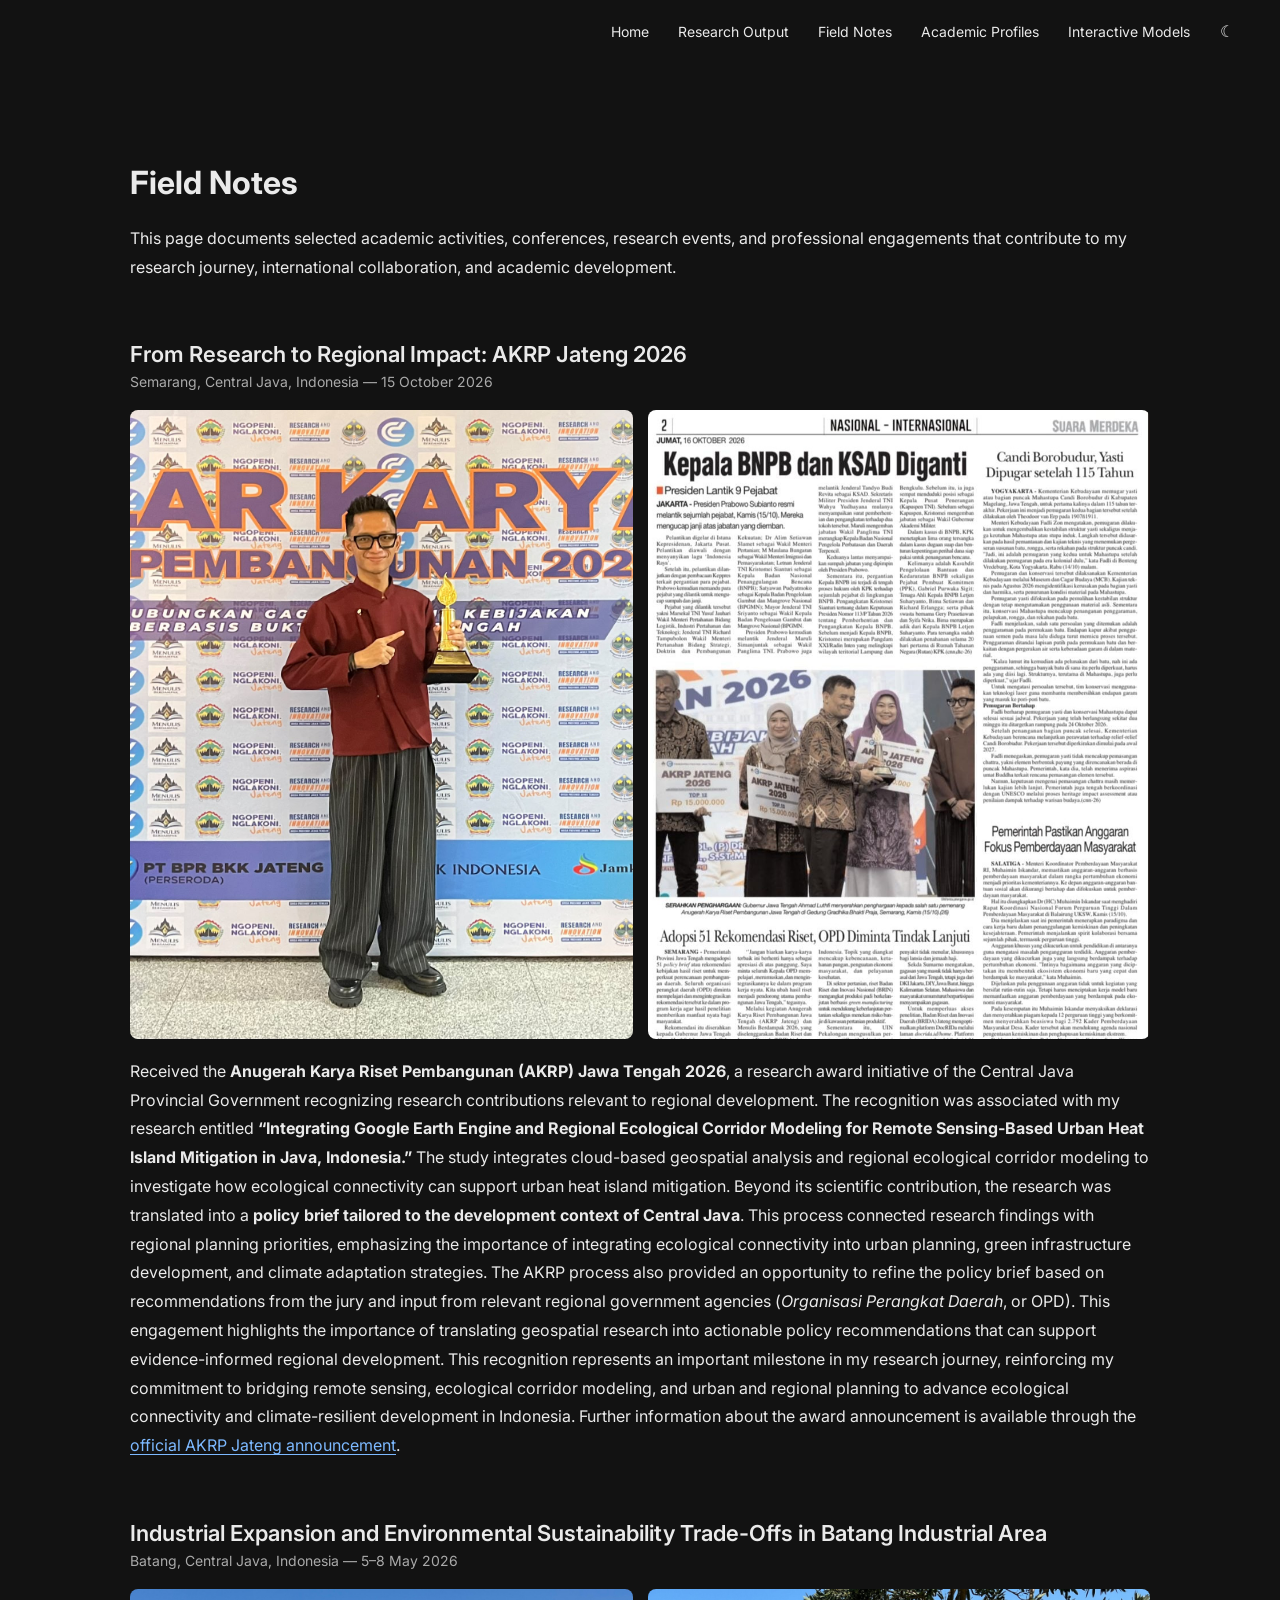
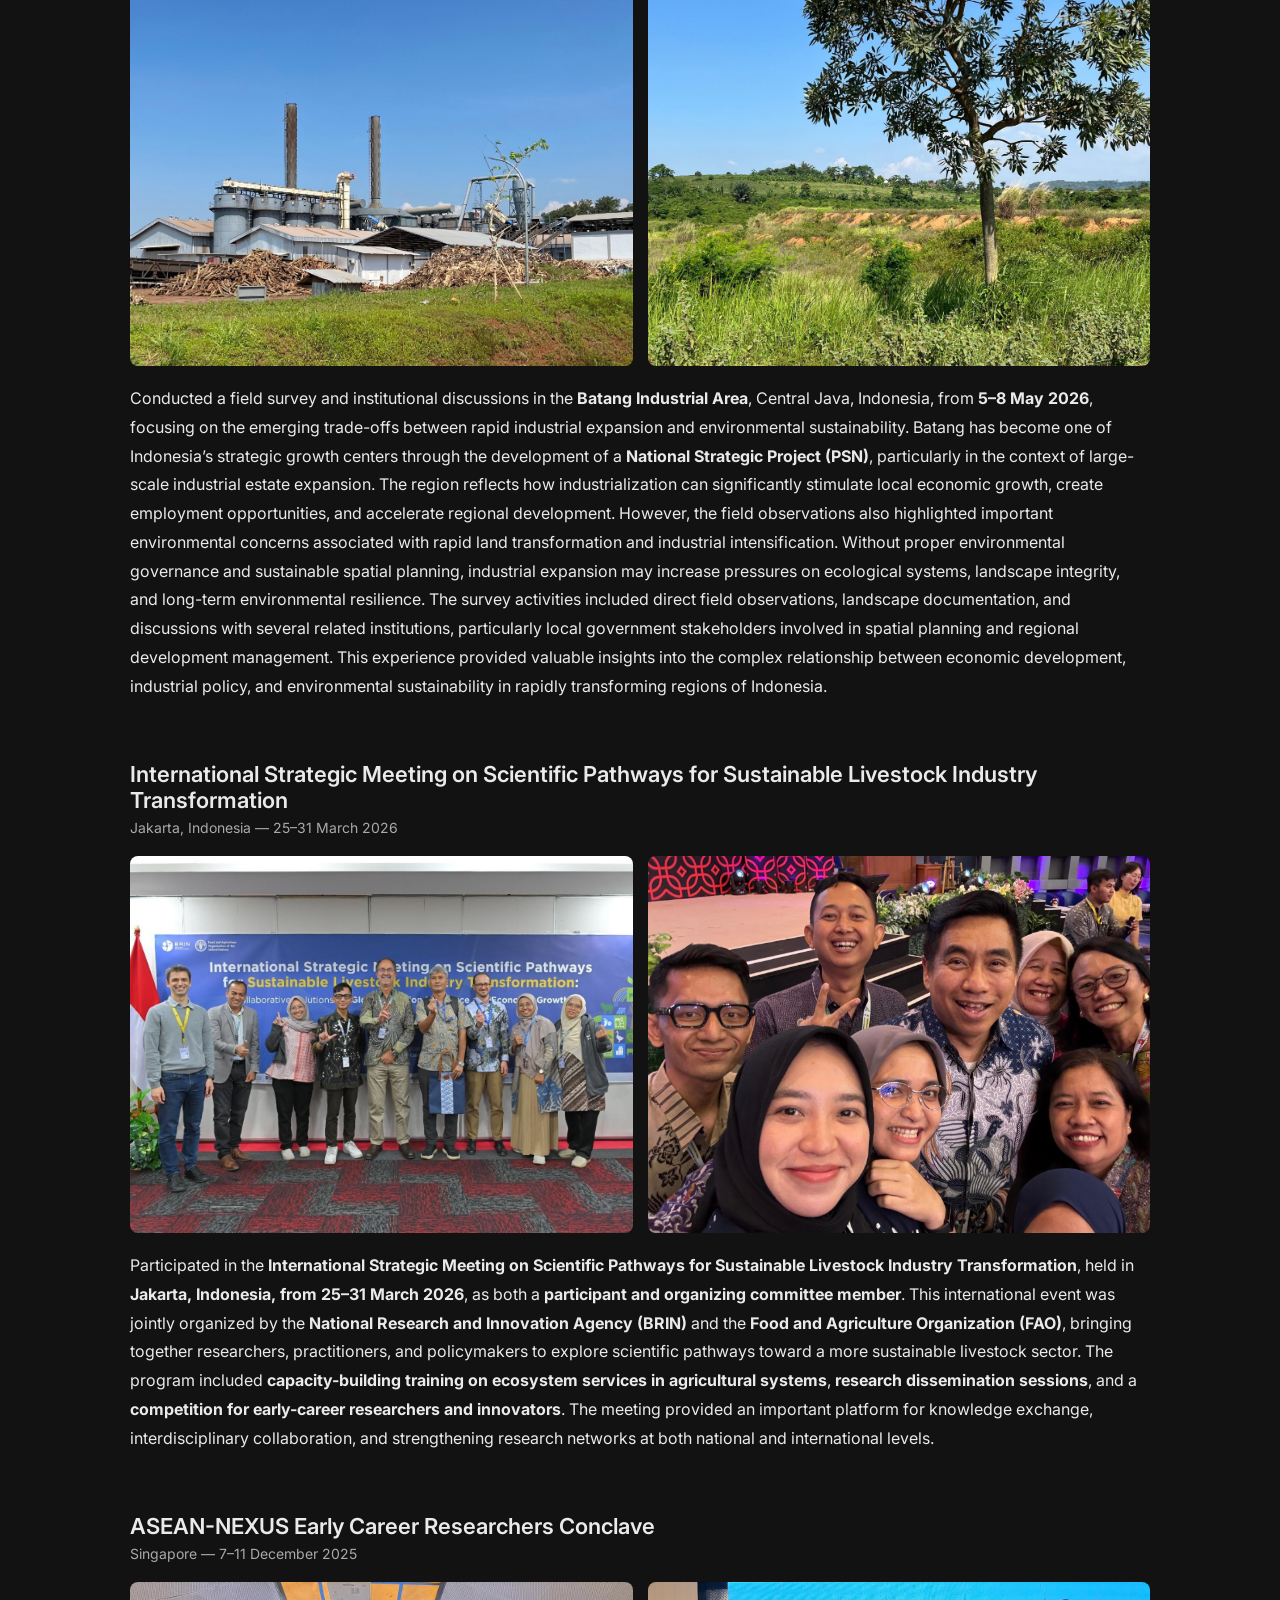
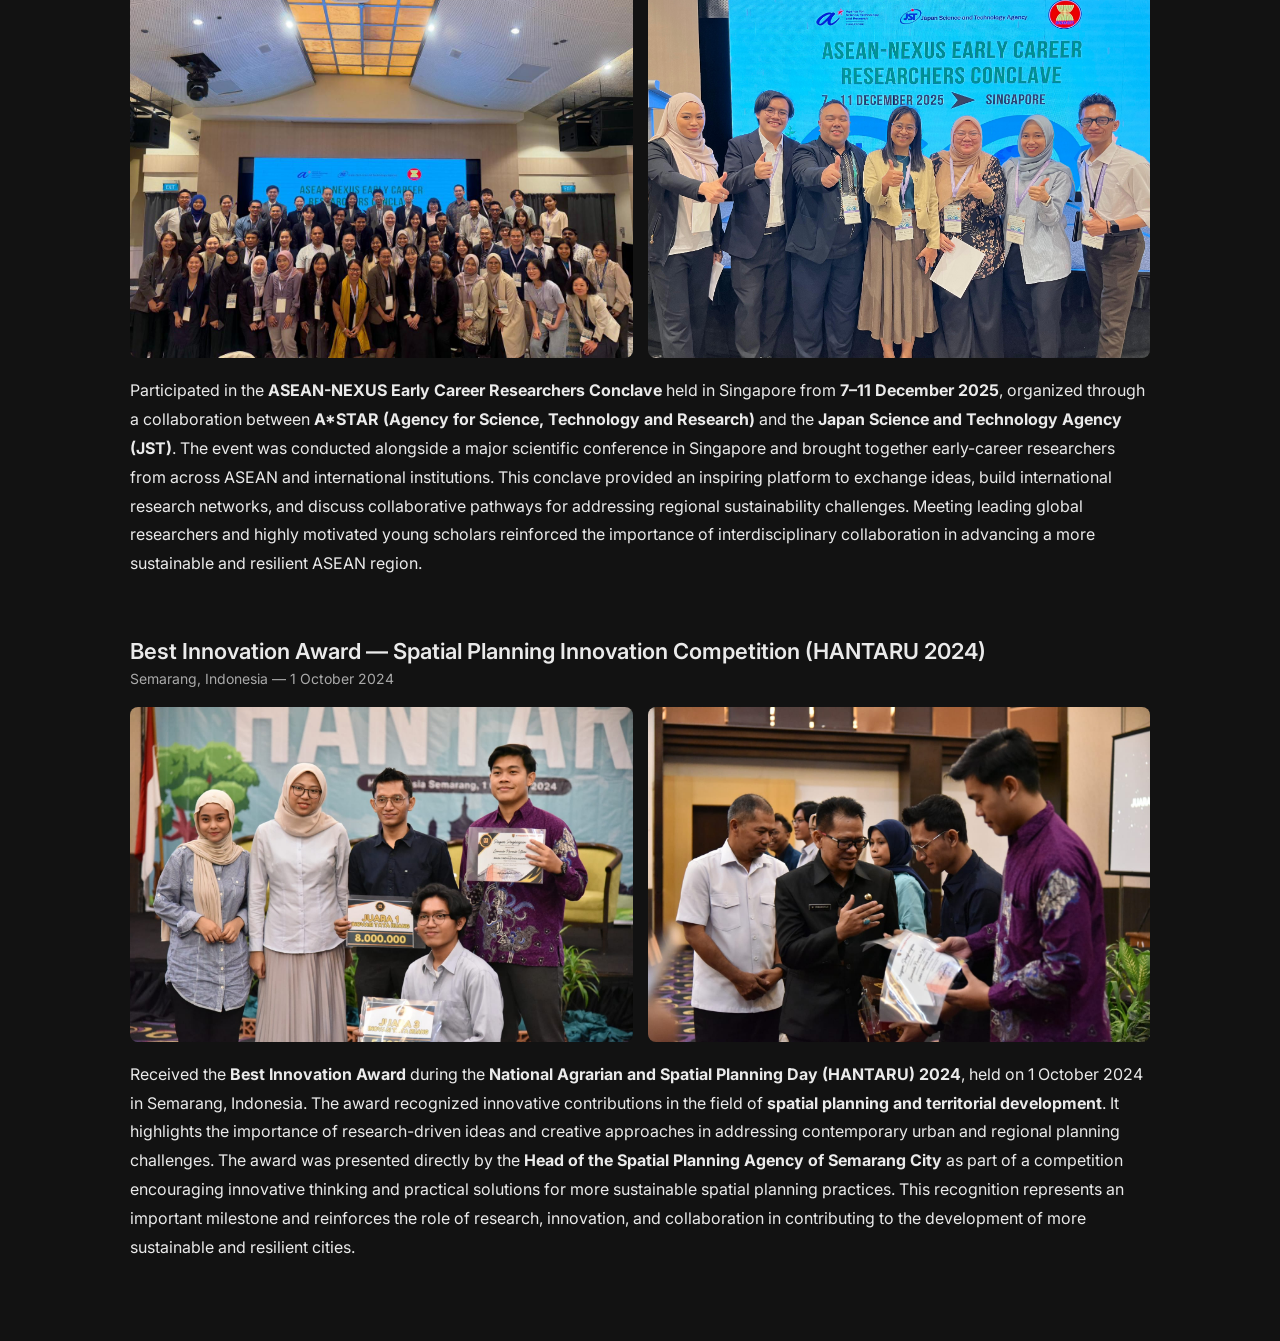
<file: field-notes.html>
<!DOCTYPE html>
<html>

<head>

<title>Field Notes — Dr. Dimas Danar Dewa</title>
<meta charset="UTF-8">
<link rel="stylesheet" href="style.css">

<style>

/* ENTRY */

.note-entry{
margin-top:60px;
}

.note-title{
font-size:22px;
font-weight:600;
}

.note-meta{
font-size:14px;
opacity:0.7;
margin-top:6px;
}

/* IMAGE GRID */

.photo-grid{
display:grid;
grid-template-columns:repeat(auto-fit,minmax(260px,1fr));
gap:15px;
margin-top:20px;
}

.photo-grid img{
width:100%;
border-radius:8px;
cursor:pointer;
transition:0.3s;
}

.photo-grid img:hover{
transform:scale(1.02);
}

/* CAPTION */

.note-caption{
margin-top:18px;
line-height:1.8;
}

/* LIGHTBOX */

.lightbox{
position:fixed;
top:0;
left:0;
width:100%;
height:100%;
background:rgba(0,0,0,0.85);
display:none;
justify-content:center;
align-items:center;
z-index:1000;
}

.lightbox img{
max-width:90%;
max-height:85%;
border-radius:6px;
}

</style>

</head>



<body class="dark-mode">

<header>
<nav>

<a href="index.html">Home</a>
<a href="research.html">Research Output</a>
<a href="field-notes.html">Field Notes</a>
<a href="profiles.html">Academic Profiles</a>
<a href="models.html">Interactive Models</a>

<button onclick="toggleMode()">☾</button>

</nav>
</header>



<div class="container">

<h1>Field Notes</h1>

<p>

This page documents selected academic activities, conferences, research events, and professional engagements that contribute to my research journey, international collaboration, and academic development.

</p>

<!-- AKRP JATENG 2026 -->

<div class="note-entry" id="akrp-jateng-2026">

  <div class="note-title">
    From Research to Regional Impact: AKRP Jateng 2026
  </div>

  <div class="note-meta">
    Semarang, Central Java, Indonesia — 15 October 2026
  </div>

  <div class="photo-grid">

    <img
      src="images/akrp1.jpg"
      alt="AKRP Jawa Tengah 2026 award documentation"
      onclick="openLightbox(this)"
      loading="lazy"
    >

    <img
      src="images/akrp2.jpg"
      alt="Research recognition and policy engagement at AKRP Jawa Tengah 2026"
      onclick="openLightbox(this)"
      loading="lazy"
    >

  </div>

  <div class="note-caption">

    Received the <strong>Anugerah Karya Riset Pembangunan (AKRP) Jawa Tengah 2026</strong>, a research award initiative of the Central Java Provincial Government recognizing research contributions relevant to regional development.

    The recognition was associated with my research entitled <strong>“Integrating Google Earth Engine and Regional Ecological Corridor Modeling for Remote Sensing-Based Urban Heat Island Mitigation in Java, Indonesia.”</strong> The study integrates cloud-based geospatial analysis and regional ecological corridor modeling to investigate how ecological connectivity can support urban heat island mitigation.

    Beyond its scientific contribution, the research was translated into a <strong>policy brief tailored to the development context of Central Java</strong>. This process connected research findings with regional planning priorities, emphasizing the importance of integrating ecological connectivity into urban planning, green infrastructure development, and climate adaptation strategies.

    The AKRP process also provided an opportunity to refine the policy brief based on recommendations from the jury and input from relevant regional government agencies (<em>Organisasi Perangkat Daerah</em>, or OPD). This engagement highlights the importance of translating geospatial research into actionable policy recommendations that can support evidence-informed regional development.

    This recognition represents an important milestone in my research journey, reinforcing my commitment to bridging remote sensing, ecological corridor modeling, and urban and regional planning to advance ecological connectivity and climate-resilient development in Indonesia.

    Further information about the award announcement is available through the
    <a
      href="https://docrida.id/anugrah/pengumumanakrp"
      target="_blank"
      rel="noopener noreferrer"
    >official AKRP Jateng announcement</a>.

  </div>

</div>
  
<!-- BATANG INDUSTRIAL FIELD SURVEY -->

<div class="note-entry">

<div class="note-title">
Industrial Expansion and Environmental Sustainability Trade-Offs in Batang Industrial Area
</div>

<div class="note-meta">
Batang, Central Java, Indonesia — 5–8 May 2026
</div>


<div class="photo-grid">

<img src="images/Industry1.jpg" onclick="openLightbox(this)">
<img src="images/Industry2.jpg" onclick="openLightbox(this)">

</div>


<div class="note-caption">

Conducted a field survey and institutional discussions in the <strong>Batang Industrial Area</strong>, Central Java, Indonesia, from <strong>5–8 May 2026</strong>, focusing on the emerging trade-offs between rapid industrial expansion and environmental sustainability.

Batang has become one of Indonesia’s strategic growth centers through the development of a <strong>National Strategic Project (PSN)</strong>, particularly in the context of large-scale industrial estate expansion. The region reflects how industrialization can significantly stimulate local economic growth, create employment opportunities, and accelerate regional development.

However, the field observations also highlighted important environmental concerns associated with rapid land transformation and industrial intensification. Without proper environmental governance and sustainable spatial planning, industrial expansion may increase pressures on ecological systems, landscape integrity, and long-term environmental resilience.

The survey activities included direct field observations, landscape documentation, and discussions with several related institutions, particularly local government stakeholders involved in spatial planning and regional development management.

This experience provided valuable insights into the complex relationship between economic development, industrial policy, and environmental sustainability in rapidly transforming regions of Indonesia.

</div>

</div>
  
<!-- BRIN-FAO EVENT -->

<div class="note-entry">

<div class="note-title">
International Strategic Meeting on Scientific Pathways for Sustainable Livestock Industry Transformation
</div>

<div class="note-meta">
Jakarta, Indonesia — 25–31 March 2026
</div>

<div class="photo-grid">

<img src="images/livestock1.jpg" onclick="openLightbox(this)">
<img src="images/livestock2.jpg" onclick="openLightbox(this)">

</div>

<div class="note-caption">

Participated in the <strong>International Strategic Meeting on Scientific Pathways for Sustainable Livestock Industry Transformation</strong>, held in <strong>Jakarta, Indonesia, from 25–31 March 2026</strong>, as both a <strong>participant and organizing committee member</strong>.

This international event was jointly organized by the <strong>National Research and Innovation Agency (BRIN)</strong> and the <strong>Food and Agriculture Organization (FAO)</strong>, bringing together researchers, practitioners, and policymakers to explore scientific pathways toward a more sustainable livestock sector.

The program included <strong>capacity-building training on ecosystem services in agricultural systems</strong>, <strong>research dissemination sessions</strong>, and a <strong>competition for early-career researchers and innovators</strong>.

The meeting provided an important platform for knowledge exchange, interdisciplinary collaboration, and strengthening research networks at both national and international levels.

</div>

</div>  
  


<!-- ASEAN NEXUS -->

<div class="note-entry">

<div class="note-title">
ASEAN-NEXUS Early Career Researchers Conclave
</div>

<div class="note-meta">
Singapore — 7–11 December 2025
</div>


<div class="photo-grid">

<img src="images/asean1.jpg" onclick="openLightbox(this)">
<img src="images/asean2.jpg" onclick="openLightbox(this)">

</div>


<div class="note-caption">

Participated in the <strong>ASEAN-NEXUS Early Career Researchers Conclave</strong> held in Singapore from <strong>7–11 December 2025</strong>, organized through a collaboration between <strong>A*STAR (Agency for Science, Technology and Research)</strong> and the <strong>Japan Science and Technology Agency (JST)</strong>.

The event was conducted alongside a major scientific conference in Singapore and brought together early-career researchers from across ASEAN and international institutions.

This conclave provided an inspiring platform to exchange ideas, build international research networks, and discuss collaborative pathways for addressing regional sustainability challenges. Meeting leading global researchers and highly motivated young scholars reinforced the importance of interdisciplinary collaboration in advancing a more sustainable and resilient ASEAN region.

</div>

</div>



<!-- HANTARU AWARD -->

<div class="note-entry">

<div class="note-title">
Best Innovation Award — Spatial Planning Innovation Competition (HANTARU 2024)
</div>

<div class="note-meta">
Semarang, Indonesia — 1 October 2024
</div>


<div class="photo-grid">

<img src="images/hantaru1.jpg" onclick="openLightbox(this)">
<img src="images/hantaru2.jpg" onclick="openLightbox(this)">

</div>


<div class="note-caption">

Received the <strong>Best Innovation Award</strong> during the <strong>National Agrarian and Spatial Planning Day (HANTARU) 2024</strong>, held on 1 October 2024 in Semarang, Indonesia.

The award recognized innovative contributions in the field of <strong>spatial planning and territorial development</strong>. It highlights the importance of research-driven ideas and creative approaches in addressing contemporary urban and regional planning challenges.

The award was presented directly by the <strong>Head of the Spatial Planning Agency of Semarang City</strong> as part of a competition encouraging innovative thinking and practical solutions for more sustainable spatial planning practices.

This recognition represents an important milestone and reinforces the role of research, innovation, and collaboration in contributing to the development of more sustainable and resilient cities.

</div>

</div>



</div>



<!-- LIGHTBOX -->

<div class="lightbox" id="lightbox" onclick="closeLightbox()">
<img id="lightbox-img">
</div>



<script>

function toggleMode(){
document.body.classList.toggle("dark-mode");
}

function openLightbox(img){
document.getElementById("lightbox").style.display="flex";
document.getElementById("lightbox-img").src=img.src;
}

function closeLightbox(){
document.getElementById("lightbox").style.display="none";
}

</script>



</body>
</html>
</file>
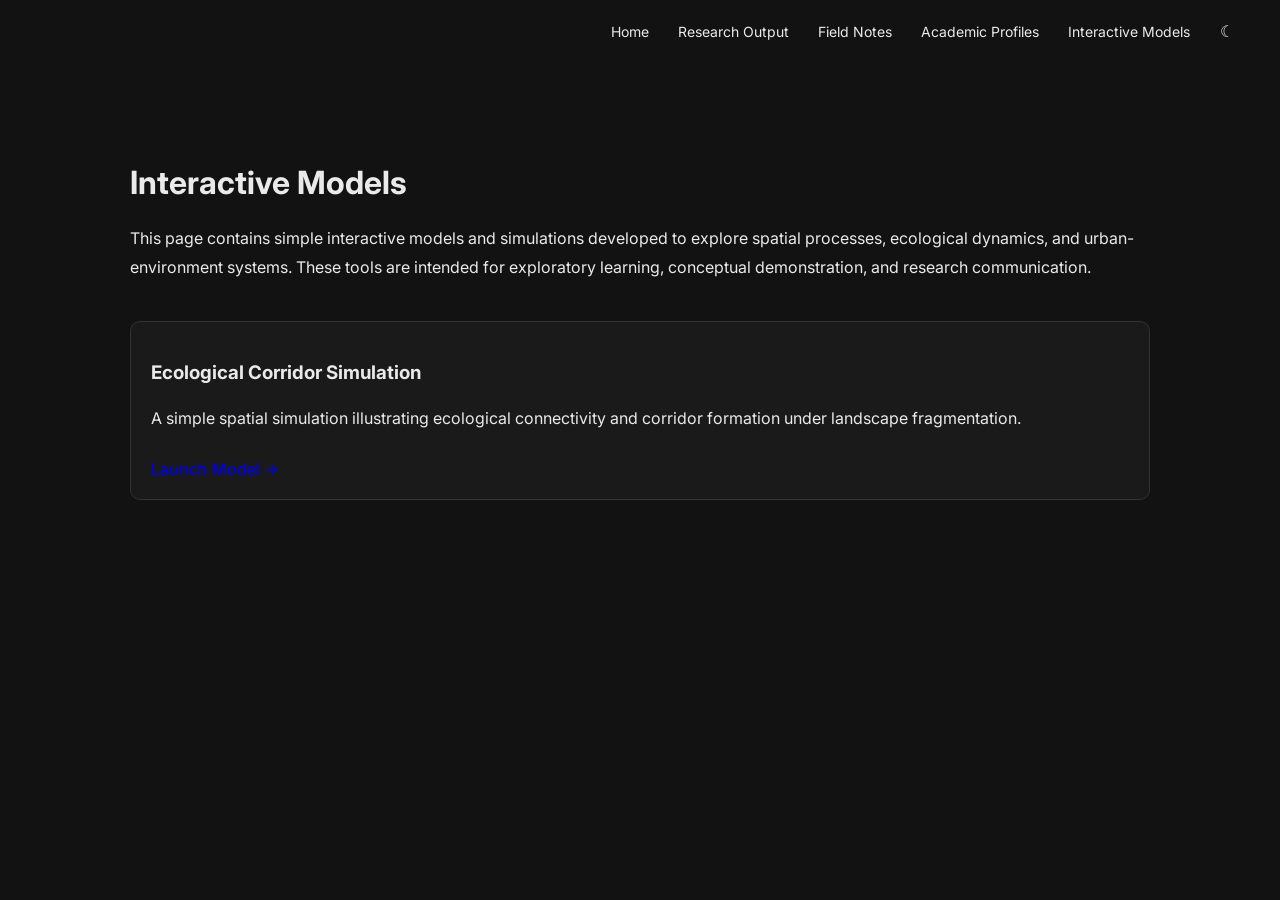
<file: models.html>
<!DOCTYPE html>
<html>
<head>
<title>Interactive Models — Dr. Dimas Danar Dewa</title>
<meta charset="UTF-8">
<link rel="stylesheet" href="style.css">
</head>

<body class="dark-mode">

<header>
<nav>
<a href="index.html">Home</a>
<a href="research.html">Research Output</a>
<a href="field-notes.html">Field Notes</a>
<a href="profiles.html">Academic Profiles</a>
<a href="models.html">Interactive Models</a>
<button onclick="toggleMode()">☾</button>
</nav>
</header>

<div class="container">

<h1>Interactive Models</h1>

<p>
This page contains simple interactive models and simulations developed to explore spatial processes, ecological dynamics, and urban-environment systems. These tools are intended for exploratory learning, conceptual demonstration, and research communication.
</p>

<div class="model-list">

<div class="model-card">
<h3>Ecological Corridor Simulation</h3>

<p>
A simple spatial simulation illustrating ecological connectivity and corridor formation under landscape fragmentation.
</p>

<a href="https://dimasdanard.github.io/eco-corridor-game/" target="_blank">
Launch Model →
</a>

</div>

</div>

</div>

<script>
function toggleMode(){
document.body.classList.toggle("dark-mode");
}
</script>

</body>
</html>
</file>
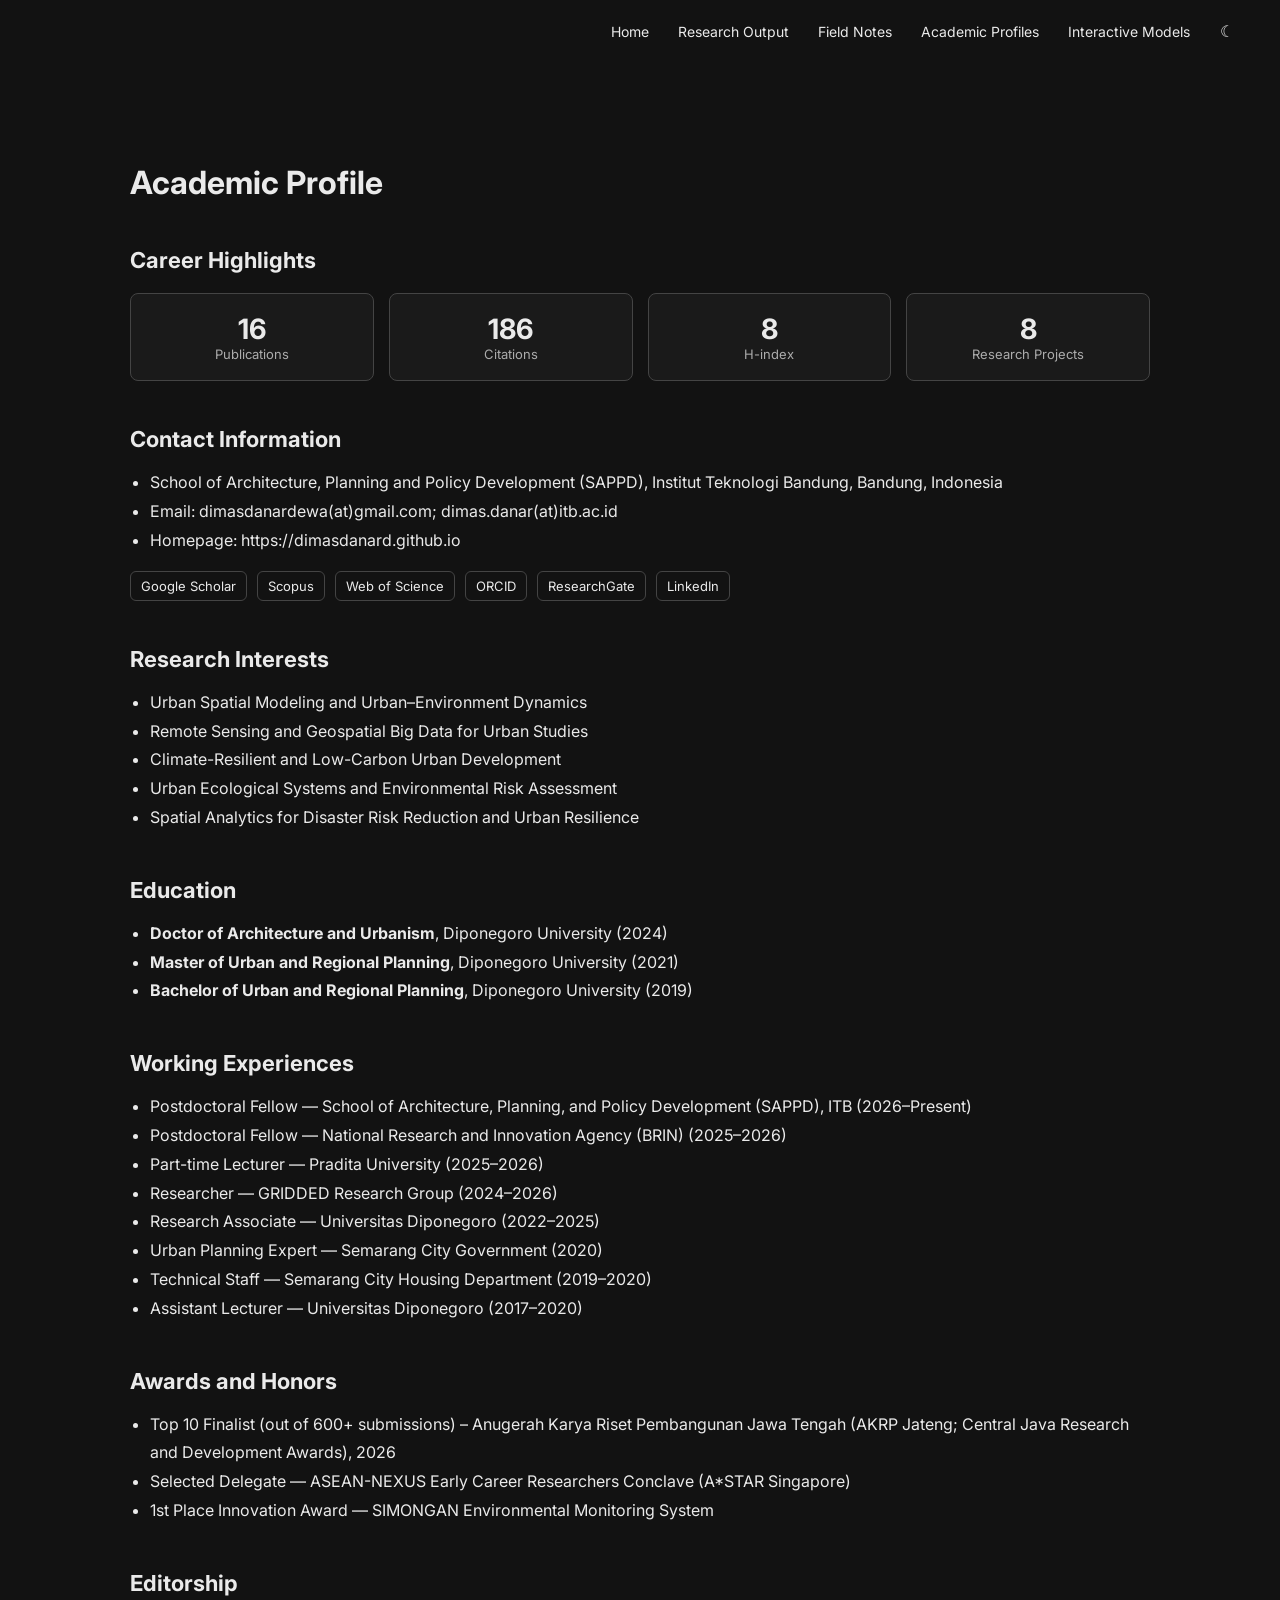
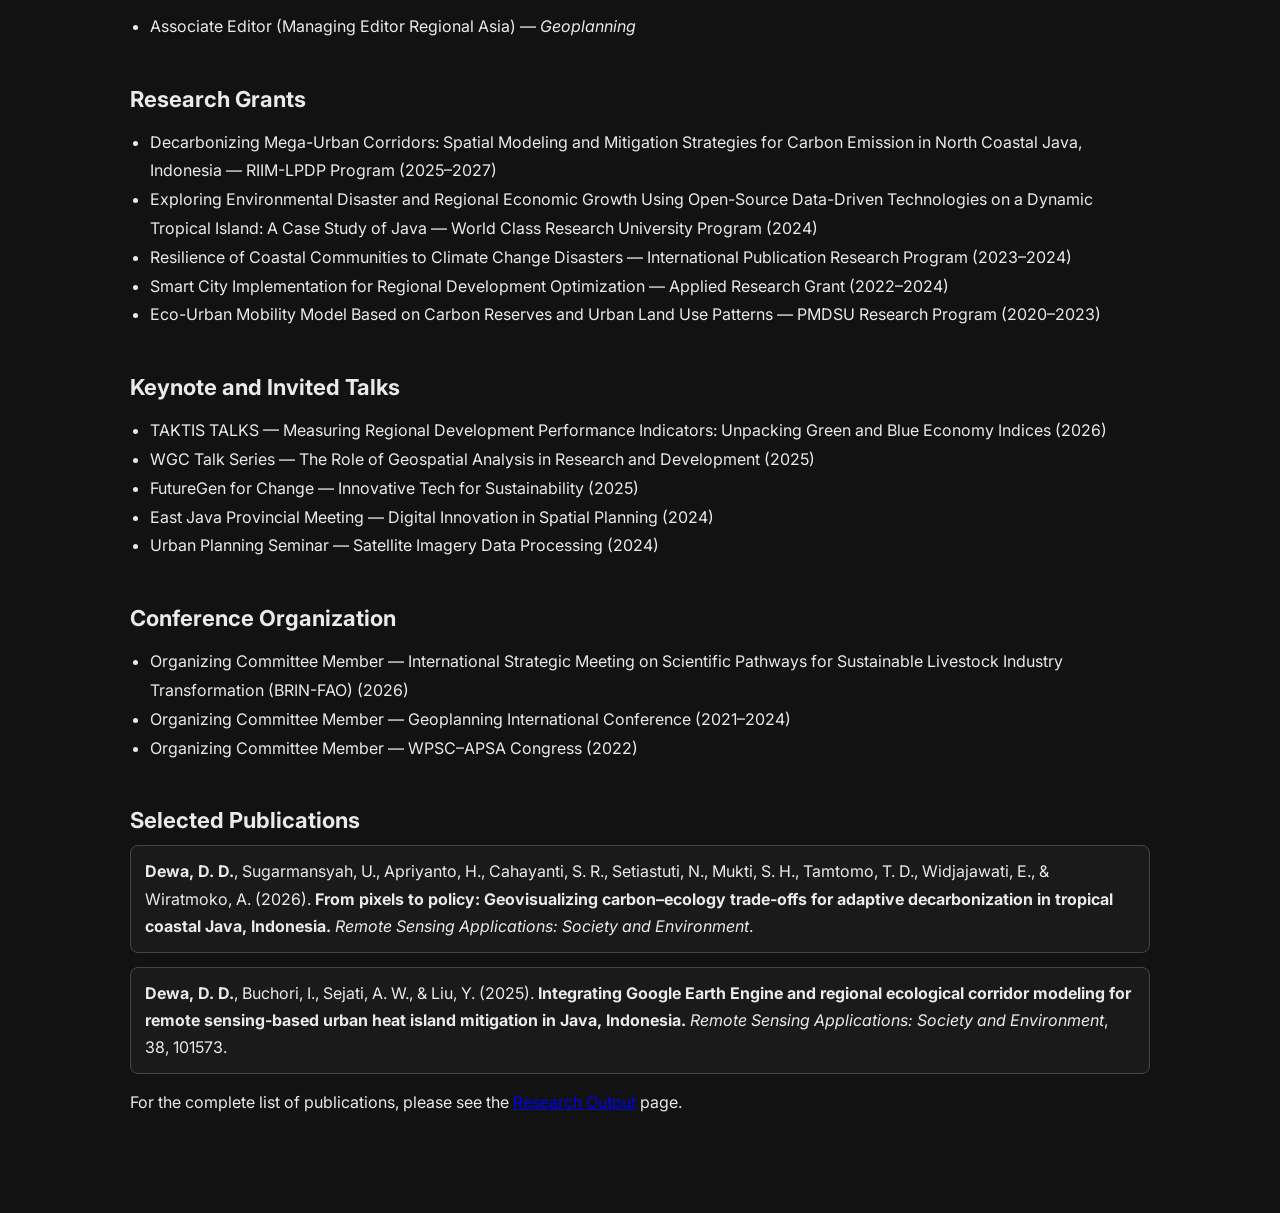
<file: profiles.html>
<!DOCTYPE html>
<html>

<head>

<title>Academic Profile — Dr. Dimas Danar Dewa</title>
<meta charset="UTF-8">
<link rel="stylesheet" href="style.css">

<style>

/* METRICS */

.metrics{
display:grid;
grid-template-columns:repeat(auto-fit,minmax(150px,1fr));
gap:15px;
margin-top:20px;
}

.metric-card{
padding:18px;
border-radius:8px;
border:1px solid #ddd;
text-align:center;
}

.metric-number{
font-size:28px;
font-weight:700;
}

.metric-label{
font-size:13px;
opacity:0.7;
}

.dark-mode .metric-card{
border:1px solid #444;
background:#1a1a1a;
}

/* SECTION */

.section{
margin-top:45px;
}

.section h2{
font-size:22px;
margin-bottom:12px;
}

.section ul{
line-height:1.8;
padding-left:20px;
}

/* PROFILE LINKS */

.profile-links{
display:flex;
flex-wrap:wrap;
gap:10px;
margin-top:10px;
}

.profile-links a{
text-decoration:none;
padding:6px 10px;
border-radius:6px;
border:1px solid #ccc;
font-size:13px;
color:inherit;
}

.dark-mode .profile-links a{
border:1px solid #444;
}

/* PUBLICATIONS */

.paper{
margin-bottom:14px;
padding:12px 14px;
border-radius:8px;
border:1px solid #ddd;
line-height:1.7;
display:block;
text-decoration:none;
color:inherit;
}

.paper:hover{
transform:translateY(-2px);
}

.dark-mode .paper{
border:1px solid #444;
background:#1a1a1a;
}

</style>

</head>



<body class="dark-mode">

<header>
<nav>

<a href="index.html">Home</a>
<a href="research.html">Research Output</a>
<a href="field-notes.html">Field Notes</a>
<a href="profiles.html">Academic Profiles</a>
<a href="models.html">Interactive Models</a>

<button onclick="toggleMode()">☾</button>

</nav>
</header>



<div class="container">

<h1>Academic Profile</h1>



<!-- CAREER HIGHLIGHTS -->

<div class="section">

<h2>Career Highlights</h2>

<div class="metrics">

<div class="metric-card">
<div class="metric-number">16</div>
<div class="metric-label">Publications</div>
</div>

<div class="metric-card">
<div class="metric-number">186</div>
<div class="metric-label">Citations</div>
</div>

<div class="metric-card">
<div class="metric-number">8</div>
<div class="metric-label">H-index</div>
</div>

<div class="metric-card">
<div class="metric-number">8</div>
<div class="metric-label">Research Projects</div>
</div>

</div>

</div>



<!-- CONTACT -->

<div class="section">

<h2>Contact Information</h2>

<ul>

<li>School of Architecture, Planning and Policy Development (SAPPD), Institut Teknologi Bandung, Bandung, Indonesia</li>

<li>Email: dimasdanardewa(at)gmail.com; dimas.danar(at)itb.ac.id</li>

<li>Homepage: https://dimasdanard.github.io</li>

</ul>

<div class="profile-links">

<a href="https://scholar.google.com/citations?user=WhCg6fIAAAAJ&hl=id" target="_blank">Google Scholar</a>
<a href="https://www.scopus.com/authid/detail.uri?authorId=57329284800" target="_blank">Scopus</a>
<a href="https://www.webofscience.com/wos/author/record/3546147" target="_blank">Web of Science</a>
<a href="https://orcid.org/0000-0002-2770-3713" target="_blank">ORCID</a>
<a href="https://www.researchgate.net/profile/Dimas-Dewa" target="_blank">ResearchGate</a>
<a href="https://www.linkedin.com/in/dimas-danar-dewa/" target="_blank">LinkedIn</a>

</div>

</div>



<div class="section">

<h2>Research Interests</h2>

<ul>

<li>Urban Spatial Modeling and Urban–Environment Dynamics</li>
<li>Remote Sensing and Geospatial Big Data for Urban Studies</li>
<li>Climate-Resilient and Low-Carbon Urban Development</li>
<li>Urban Ecological Systems and Environmental Risk Assessment</li>
<li>Spatial Analytics for Disaster Risk Reduction and Urban Resilience</li>

</ul>

</div>



<div class="section">

<h2>Education</h2>

<ul>

<li><strong>Doctor of Architecture and Urbanism</strong>, Diponegoro University (2024)</li>
<li><strong>Master of Urban and Regional Planning</strong>, Diponegoro University (2021)</li>
<li><strong>Bachelor of Urban and Regional Planning</strong>, Diponegoro University (2019)</li>

</ul>

</div>



<div class="section">

<h2>Working Experiences</h2>

<ul>

<li>Postdoctoral Fellow — School of Architecture, Planning, and Policy Development (SAPPD), ITB (2026–Present)</li>
<li>Postdoctoral Fellow — National Research and Innovation Agency (BRIN) (2025–2026)</li>
<li>Part-time Lecturer — Pradita University (2025–2026)</li>
<li>Researcher — GRIDDED Research Group (2024–2026)</li>
<li>Research Associate — Universitas Diponegoro (2022–2025)</li>
<li>Urban Planning Expert — Semarang City Government (2020)</li>
<li>Technical Staff — Semarang City Housing Department (2019–2020)</li>
<li>Assistant Lecturer — Universitas Diponegoro (2017–2020)</li>

</ul>

</div>



<div class="section">

<h2>Awards and Honors</h2>

<ul>

<li>Top 10 Finalist (out of 600+ submissions) – Anugerah Karya Riset Pembangunan Jawa Tengah (AKRP Jateng; Central Java Research and Development Awards), 2026</li>
<li>Selected Delegate — ASEAN-NEXUS Early Career Researchers Conclave (A*STAR Singapore)</li>
<li>1st Place Innovation Award — SIMONGAN Environmental Monitoring System</li>

</ul>

</div>



<div class="section">

<h2>Editorship</h2>

<ul>

<li>Associate Editor (Managing Editor Regional Asia) — <i>Geoplanning</i></li>

</ul>

</div>



<div class="section">

<h2>Research Grants</h2>

<ul>

<li>Decarbonizing Mega-Urban Corridors: Spatial Modeling and Mitigation Strategies for Carbon Emission in North Coastal Java, Indonesia — RIIM-LPDP Program (2025–2027)</li>

<li>Exploring Environmental Disaster and Regional Economic Growth Using Open-Source Data-Driven Technologies on a Dynamic Tropical Island: A Case Study of Java — World Class Research University Program (2024)</li>

<li>Resilience of Coastal Communities to Climate Change Disasters — International Publication Research Program (2023–2024)</li>

<li>Smart City Implementation for Regional Development Optimization — Applied Research Grant (2022–2024)</li>

<li>Eco-Urban Mobility Model Based on Carbon Reserves and Urban Land Use Patterns — PMDSU Research Program (2020–2023)</li>

</ul>

</div>



<div class="section">

<h2>Keynote and Invited Talks</h2>

<ul>
<li>TAKTIS TALKS — Measuring Regional Development Performance Indicators: Unpacking Green and Blue Economy Indices (2026)</li>

<li>WGC Talk Series — The Role of Geospatial Analysis in Research and Development (2025)</li>

<li>FutureGen for Change — Innovative Tech for Sustainability (2025)</li>

<li>East Java Provincial Meeting — Digital Innovation in Spatial Planning (2024)</li>

<li>Urban Planning Seminar — Satellite Imagery Data Processing (2024)</li>

</ul>

</div>



<div class="section">

<h2>Conference Organization</h2>

<ul>

<li>Organizing Committee Member — International Strategic Meeting on Scientific Pathways for Sustainable Livestock Industry Transformation (BRIN-FAO) (2026)</li>
<li>Organizing Committee Member — Geoplanning International Conference (2021–2024)</li>
<li>Organizing Committee Member — WPSC–APSA Congress (2022)</li>

</ul>

</div>



<div class="section">

<h2>Selected Publications</h2>

<a class="paper" href="https://doi.org/10.1016/j.rsase.2026.102163" target="_blank" rel="noopener noreferrer">

<strong>Dewa, D. D.</strong>, Sugarmansyah, U., Apriyanto, H., Cahayanti, S. R., 
Setiastuti, N., Mukti, S. H., Tamtomo, T. D., Widjajawati, E., & Wiratmoko, A. (2026). 
<strong>From pixels to policy: Geovisualizing carbon–ecology trade-offs for adaptive decarbonization in tropical coastal Java, Indonesia.</strong> 
<i>Remote Sensing Applications: Society and Environment</i>.

</a>  


<a class="paper"
href="https://doi.org/10.1016/j.rsase.2025.101573"
target="_blank">

<strong>Dewa, D. D.</strong>, Buchori, I., Sejati, A. W., & Liu, Y. (2025).
<strong>Integrating Google Earth Engine and regional ecological corridor modeling for remote sensing-based urban heat island mitigation in Java, Indonesia.</strong>
<i>Remote Sensing Applications: Society and Environment</i>, 38, 101573.

</a>

<p style="margin-top:10px;">
For the complete list of publications, please see the 
<a href="research.html">Research Output</a> page.
</p>

</div>



</div>



<script>

function toggleMode(){
document.body.classList.toggle("dark-mode");
}

</script>

</body>
</html>
</file>
<file: style.css>
@import url('https://fonts.googleapis.com/css2?family=Inter:wght@400;500;600;700&display=swap');

/* ================= GLOBAL ================= */

* {
  font-family: 'Inter', -apple-system, BlinkMacSystemFont, 'Segoe UI', Roboto, sans-serif;
  box-sizing: border-box;
}

body {
  margin: 0;
  background: #121212; /* default dark */
  color: #eaeaea;
  transition: background 0.3s ease, color 0.3s ease;
}

/* ================= LIGHT MODE ================= */

body:not(.dark-mode) {
  background: #f5f5f5;
  color: #111;
}

/* ================= CONTAINER ================= */


.container {
  width: 100%;
  max-width: 1100px;
  margin: 0 auto;
  padding: 80px 40px;
}

/* Homepage: remove the old 1100px width restriction */
.container.homepage-container {
  width: 100%;
  max-width: none;
  margin: 0;
  padding: 40px 20px 60px;
}

@media (min-width: 821px) {
  .container.homepage-container {
    width: 100%;
    max-width: none;
    margin: 0;
    padding: 40px 20px 60px;
  }

  .homepage-container .research-network-layout {
    width: 100%;
    max-width: none;
    grid-template-columns: minmax(0, 2.6fr) minmax(300px, 0.8fr);
    gap: 24px;
  }

  .homepage-container .network-main,
  .homepage-container #research-network {
    width: 100%;
    max-width: none;
  }
}


/* ================= NAVIGATION ================= */

header {
  padding: 20px 40px;
  display: flex;
  justify-content: flex-end;
}

nav a {
  margin-left: 25px;
  text-decoration: none;
  color: inherit;
  font-size: 14px;
  font-weight: 400;
}

nav a:hover {
  opacity: 0.6;
}

nav button {
  background: none;
  border: none;
  cursor: pointer;
  font-size: 16px;
  margin-left: 20px;
  color: inherit;
}

/* ================= TYPOGRAPHY ================= */

.name {
  font-size: 40px;
  font-weight: 600;
  margin: 0;
}

.subtitle {
  font-size: 24px;
  font-weight: 400;
  margin-top: 14px;
}

.headline {
  font-size: 18px;
  margin-top: 22px;
  line-height: 1.6;
  opacity: 0.85;
}

.content {
  margin-top: 45px;
}

p {
  line-height: 1.8;
  margin-top: 20px;
}

/* ================= SEARCH ================= */

.search-box {
  margin-top: 35px;
}

.search-box input {
  width: 100%;
  padding: 12px 16px;
  border-radius: 8px;
  border: 1px solid #333;
  background: #1e1e1e;
  color: #ffffff;
  font-size: 14px;
  transition: all 0.3s ease;
}

body:not(.dark-mode) .search-box input {
  background: #ffffff;
  border: 1px solid #ccc;
  color: #111;
}

.search-box input:focus {
  outline: none;
  border-color: #5c6bc0;
}

/* ================= GRAPH CONTROLS ================= */

.graph-controls {
  margin-top: 45px;
  display: flex;
  gap: 10px;
  flex-wrap: wrap;
}

.graph-controls button {
  padding: 8px 16px;
  font-size: 13px;
  border-radius: 6px;
  border: 1px solid #444;
  background: #1e1e1e;
  color: #ffffff;
  cursor: pointer;
  transition: all 0.2s ease;
}

body:not(.dark-mode) .graph-controls button {
  background: #ffffff;
  border: 1px solid #ccc;
  color: #111;
}

.graph-controls button:hover {
  transform: translateY(-1px);
}

/* ================= VIS NETWORK NAVIGATION ================= */

.vis-navigation button {
  background: #1e1e1e !important;
  border: 1px solid #444 !important;
  border-radius: 6px !important;
}

body:not(.dark-mode) .vis-navigation button {
  background: #ffffff !important;
  border: 1px solid #ccc !important;
}

.model-list {
margin-top:40px;
display:grid;
grid-template-columns:repeat(auto-fit,minmax(280px,1fr));
gap:25px;
}

.model-card {
padding:20px;
border-radius:10px;
border:1px solid #333;
background:#1a1a1a;
transition:all 0.25s ease;
}

body:not(.dark-mode) .model-card{
background:#ffffff;
border:1px solid #ddd;
}

.model-card:hover{
transform:translateY(-3px);
}

.model-card a{
text-decoration:none;
font-weight:500;
display:inline-block;
margin-top:10px;
}

/* ========= ROADMAP ================ */
.roadmap{
margin-top:60px;
display:flex;
flex-direction:column;
gap:50px;
}
.roadmap{
margin-top:60px;
display:flex;
flex-direction:column;
gap:50px;
}

/* Publication Explorer */

.pub-filters{
margin-top:50px;
margin-bottom:25px;
display:flex;
gap:10px;
flex-wrap:wrap;
}

.pub-filters button{
padding:6px 14px;
border-radius:6px;
border:1px solid #ccc;
background:#f5f5f5;
cursor:pointer;
font-size:13px;
}

.dark-mode .pub-filters button{
background:#1a1a1a;
border:1px solid #444;
color:#fff;
}

.pub-year{
font-weight:600;
margin-top:25px;
margin-bottom:8px;
}

.pub-item{
margin-bottom:12px;
line-height:1.7;
cursor:pointer;
transition:0.2s;
}

.pub-item:hover{
color:#3f51b5;
}

.dark-mode .pub-item:hover{
color:#90caf9;
}
/* PUBLICATION CARD */

.paper{
margin:12px 0;
padding:14px 18px;
border-radius:8px;
border:1px solid #e0e0e0;
background:#fafafa;
cursor:pointer;
line-height:1.7;
transition:all 0.25s ease;
}

.paper:hover{
transform:translateY(-2px);
border-color:#3f51b5;
box-shadow:0 4px 10px rgba(0,0,0,0.08);
}

/* DARK MODE */

.dark-mode .paper{
background:#1a1a1a;
border:1px solid #333;
}

.dark-mode .paper:hover{
border-color:#90caf9;
box-shadow:0 4px 12px rgba(0,0,0,0.5);
}

/* YEAR TITLE */

.year{
font-weight:600;
margin-top:25px;
margin-bottom:12px;
font-size:17px;
}

/* =======TAMBAHAN CARD=======*/
.paper{
display:block;
text-decoration:none;
color:inherit;
margin:12px 0;
padding:14px 18px;
border-radius:8px;
border:1px solid #e0e0e0;
background:#fafafa;
transition:all 0.25s ease;
}


/* ==========================================
   HOMEPAGE HERO — ACADEMIC + GEOSPATIAL
   ========================================== */

.hero-section {
  display: grid;
  grid-template-columns: minmax(0, 1.45fr) minmax(260px, 0.75fr);
  align-items: center;
  gap: clamp(36px, 6vw, 82px);
  padding: 24px 0 64px;
}

.hero-copy {
  min-width: 0;
}

.hero-eyebrow,
.section-kicker {
  display: flex;
  align-items: center;
  gap: 10px;
  margin: 0 0 24px;
  color: #65c9a5;
  font-size: 11px;
  font-weight: 600;
  letter-spacing: 0.14em;
  line-height: 1.6;
}

.hero-status-dot {
  width: 8px;
  height: 8px;
  flex: 0 0 8px;
  border-radius: 50%;
  background: #65c9a5;
  box-shadow: 0 0 0 4px rgba(101, 201, 165, 0.12);
}

.hero-section .name {
  margin: 0;
  font-size: clamp(34px, 4.2vw, 54px);
  font-weight: 600;
  line-height: 1.12;
  letter-spacing: -0.045em;
  overflow-wrap: anywhere;
}

.hero-section .subtitle {
  margin: 16px 0 0;
  color: #65c9a5;
  font-size: clamp(18px, 2vw, 24px);
  font-weight: 500;
  line-height: 1.4;
}

.hero-section .headline {
  max-width: 650px;
  margin: 26px 0 0;
  font-size: clamp(19px, 2.1vw, 25px);
  font-weight: 500;
  line-height: 1.5;
  letter-spacing: -0.02em;
  opacity: 1;
}

.hero-description {
  max-width: 650px;
  margin: 20px 0 0;
  font-size: 15px;
  line-height: 1.85;
  opacity: 0.82;
}

.hero-description-secondary {
  margin-top: 12px;
}

.hero-actions {
  display: flex;
  flex-wrap: wrap;
  gap: 12px;
  margin-top: 30px;
}

.hero-button {
  display: inline-flex;
  align-items: center;
  justify-content: center;
  gap: 12px;
  min-height: 46px;
  padding: 12px 18px;
  border: 1px solid transparent;
  border-radius: 7px;
  font-size: 13px;
  font-weight: 600;
  text-decoration: none;
  transition:
    transform 0.2s ease,
    background 0.2s ease,
    border-color 0.2s ease;
}

.hero-button:hover {
  transform: translateY(-2px);
}

.hero-button-primary {
  color: #10251e;
  background: #8cdec0;
  border-color: #8cdec0;
}

.hero-button-primary:hover {
  background: #a6ebd1;
  border-color: #a6ebd1;
}

.hero-button-secondary {
  color: inherit;
  background: transparent;
  border-color: #77777770;
}

.hero-button-secondary:hover {
  border-color: #65c9a5;
}

.hero-affiliation {
  display: flex;
  align-items: center;
  gap: 12px;
  margin-top: 32px;
  font-size: 12px;
  line-height: 1.7;
  opacity: 0.7;
}

.affiliation-line {
  display: inline-block;
  width: 28px;
  height: 1px;
  flex: 0 0 28px;
  background: currentColor;
}

/* Portrait composition */

.hero-visual {
  position: relative;
  width: 100%;
  max-width: 370px;
  justify-self: end;
  isolation: isolate;
}

.hero-photo-frame {
  position: relative;
  z-index: 1;
  overflow: hidden;
  aspect-ratio: 4 / 5;
  border: 1px solid #65c9a54d;
  border-radius: 12px;
  background: #202b30;
  box-shadow: 0 22px 65px rgba(0, 0, 0, 0.2);
}

.hero-photo {
  display: block;
  width: 100%;
  height: 100%;
  object-fit: cover;
  object-position: center 35%;
}

.hero-photo-caption {
  position: absolute;
  right: 0;
  bottom: 0;
  left: 0;
  display: flex;
  flex-direction: column;
  gap: 7px;
  padding: 34px 20px 18px;
  color: #ffffff;
  background: linear-gradient(
    to bottom,
    transparent,
    rgba(9, 18, 20, 0.88)
  );
}

.photo-caption-label {
  color: #8cdec0;
  font-size: 9px;
  font-weight: 600;
  letter-spacing: 0.16em;
}

.photo-caption-text {
  font-size: 12px;
  line-height: 1.5;
}

.hero-visual-accent {
  position: absolute;
  z-index: -1;
  border: 1px solid #65c9a54d;
  border-radius: 12px;
  pointer-events: none;
}

.hero-visual-accent-one {
  top: -14px;
  right: -14px;
  width: 58%;
  height: 48%;
}

.hero-visual-accent-two {
  bottom: -14px;
  left: -14px;
  width: 45%;
  height: 35%;
}

/* Research explorer heading */

.research-explorer {
  padding-top: 30px;
  border-top: 1px solid #88888835;
}

.research-explorer-heading {
  display: flex;
  align-items: end;
  justify-content: space-between;
  gap: 24px;
}

.research-explorer .section-kicker {
  margin-bottom: 8px;
  font-size: 10px;
}

.research-explorer-heading h2 {
  margin: 0;
  font-size: clamp(24px, 3vw, 32px);
  font-weight: 600;
  letter-spacing: -0.035em;
}

.research-explorer-note {
  max-width: 330px;
  margin: 0;
  font-size: 13px;
  line-height: 1.7;
  opacity: 0.68;
}

.research-explorer .search-box {
  margin-top: 22px;
}

/* Accessible labels */

.visually-hidden {
  position: absolute;
  width: 1px;
  height: 1px;
  padding: 0;
  margin: -1px;
  overflow: hidden;
  clip: rect(0, 0, 0, 0);
  white-space: nowrap;
  border: 0;
}

/* Light mode */

body:not(.dark-mode) .hero-eyebrow,
body:not(.dark-mode) .section-kicker,
body:not(.dark-mode) .hero-section .subtitle {
  color: #19765b;
}

body:not(.dark-mode) .hero-status-dot {
  background: #19765b;
  box-shadow: 0 0 0 4px rgba(25, 118, 91, 0.1);
}

body:not(.dark-mode) .hero-button-primary {
  color: #ffffff;
  background: #176e55;
  border-color: #176e55;
}

body:not(.dark-mode) .hero-button-primary:hover {
  background: #105840;
  border-color: #105840;
}

body:not(.dark-mode) .hero-button-secondary {
  border-color: #00000030;
}

body:not(.dark-mode) .hero-button-secondary:hover {
  border-color: #19765b;
}

body:not(.dark-mode) .hero-visual-accent {
  border-color: #19765b45;
}

/* Tablet and mobile */

@media (max-width: 820px) {
  .hero-section {
    grid-template-columns: minmax(0, 1fr) 230px;
    gap: 28px;
    padding-top: 12px;
  }

  .hero-section .name {
    font-size: clamp(32px, 5vw, 42px);
  }

  .hero-section .headline {
    font-size: 19px;
  }

  .hero-description {
    font-size: 14px;
  }

  .hero-visual {
    max-width: 260px;
  }

  .research-explorer-heading {
    align-items: start;
    flex-direction: column;
    gap: 10px;
  }
}

@media (max-width: 600px) {
  .container {
    padding: 38px 20px 52px;
  }

  .hero-section {
    grid-template-columns: minmax(0, 1fr);
    gap: 30px;
    padding-top: 8px;
    padding-bottom: 42px;
  }

  .hero-copy {
    order: 1;
  }

  .hero-visual {
    order: 0;
    justify-self: start;
    width: min(72%, 270px);
    max-width: 270px;
    margin: 8px 14px 0 0;
  }

  .hero-section .name {
    font-size: clamp(34px, 9vw, 46px);
  }

  .hero-section .subtitle {
    margin-top: 12px;
    font-size: 20px;
  }

  .hero-section .headline {
    margin-top: 20px;
    font-size: 20px;
  }

  .hero-description {
    margin-top: 16px;
    font-size: 14px;
    line-height: 1.8;
  }

  .hero-eyebrow {
    margin-bottom: 18px;
    font-size: 9px;
    letter-spacing: 0.1em;
  }

  .hero-actions {
    align-items: stretch;
    flex-direction: column;
  }

  .hero-button {
    width: 100%;
  }

  .hero-affiliation {
    margin-top: 24px;
  }

  .research-explorer {
    padding-top: 24px;
  }

  .research-explorer-heading h2 {
    font-size: 26px;
  }

  .research-explorer-note {
    font-size: 13px;
  }

  .hero-visual-accent-one {
    top: -9px;
    right: -9px;
  }

  .hero-visual-accent-two {
    bottom: -9px;
    left: -9px;
  }
}

@media (prefers-reduced-motion: reduce) {
  .hero-button {
    transition: none;
  }

  .hero-button:hover {
    transform: none;
  }
}


/* ==========================================
   RESEARCH NETWORK GUIDE
   ========================================== */

#research-network {
  width: 100%;
  height: 680px;
  margin-top: 18px;
  overflow: hidden;
  border: 1px solid #88888830;
  border-radius: 12px;
  background: transparent;
}

.network-guide {
  margin-top: 28px;
}

.network-guide-heading {
  display: flex;
  align-items: start;
  justify-content: space-between;
  gap: 24px;
}

.network-guide-heading h3,
.node-details h3 {
  margin: 0;
  font-size: 20px;
  line-height: 1.4;
  font-weight: 600;
}

.network-guide-heading > p {
  max-width: 390px;
  margin: 8px 0 0;
  font-size: 13px;
  line-height: 1.75;
  opacity: 0.7;
}

.network-legend {
  display: flex;
  flex-wrap: wrap;
  gap: 9px;
  margin-top: 20px;
}

.legend-item {
  display: inline-flex;
  align-items: center;
  gap: 8px;
  padding: 9px 11px;
  border: 1px solid #88888840;
  border-radius: 7px;
  color: inherit;
  background: transparent;
  font: inherit;
  font-size: 12px;
  cursor: pointer;
  transition: border-color 0.2s ease, background 0.2s ease;
}

.legend-item:hover,
.legend-item:focus-visible {
  border-color: #65c9a5;
  outline: none;
}

.legend-dot {
  width: 9px;
  height: 9px;
  flex: 0 0 9px;
  border-radius: 50%;
}

.legend-core { background: #607d8b; }
.legend-morph { background: #2e7d32; }
.legend-entropy { background: #1565c0; }
.legend-climate { background: #c62828; }
.legend-stats { background: #8e24aa; }
.legend-data { background: #ef6c00; }

/* Graph controls */

.graph-controls {
  display: flex;
  flex-wrap: wrap;
  align-items: center;
  gap: 9px;
  margin-top: 22px;
}

.graph-controls button {
  min-height: 38px;
  padding: 9px 14px;
  border: 1px solid #88888850;
  border-radius: 7px;
  color: inherit;
  background: transparent;
  font: inherit;
  font-size: 12px;
  cursor: pointer;
  transition: border-color 0.2s ease, background 0.2s ease;
}

.graph-controls button:hover,
.graph-controls button:focus-visible {
  border-color: #65c9a5;
  outline: none;
}

/* Selected-node information */

.node-details {
  display: grid;
  grid-template-columns: 4px minmax(0, 1fr);
  gap: 18px;
  margin: 18px 0 48px;
  padding: 22px;
  border: 1px solid #88888830;
  border-radius: 10px;
}

.node-details-marker {
  min-height: 100%;
  border-radius: 4px;
  background: #65c9a5;
}

.node-details .section-kicker {
  margin: 0 0 8px;
  font-size: 9px;
}

.node-details h3 {
  overflow-wrap: anywhere;
}

.node-details-content > p:not(.section-kicker) {
  margin: 10px 0 0;
  font-size: 13px;
  line-height: 1.8;
  opacity: 0.8;
}

#nodeDetailsMeta {
  font-size: 11px !important;
  opacity: 0.6 !important;
}

/* Light mode adjustments */

body:not(.dark-mode) .legend-item,
body:not(.dark-mode) .graph-controls button {
  border-color: #00000025;
}

body:not(.dark-mode) .legend-item:hover,
body:not(.dark-mode) .graph-controls button:hover {
  border-color: #19765b;
}

/* Responsive network */

@media (max-width: 600px) {
  .network-guide-heading {
    flex-direction: column;
    gap: 6px;
  }

  .network-guide-heading > p {
    margin-top: 0;
  }

  .network-legend {
    gap: 7px;
  }

  .legend-item {
    font-size: 11px;
    padding: 8px 9px;
  }

  .graph-controls {
    gap: 7px;
  }

  .graph-controls button {
    flex: 1 1 auto;
    padding: 9px 10px;
  }

  #research-network {
    height: 540px;
    margin-top: 14px;
  }

  .node-details {
    padding: 16px;
    gap: 13px;
  }
}

@media (prefers-reduced-motion: reduce) {
  .legend-item,
  .graph-controls button {
    transition: none;
  }
}


/* ==========================================
   HOMEPAGE RESEARCH NETWORK LAYOUT
   Desktop: map left, sidebar right
   Mobile: vertical layout
   ========================================== */

/* Homepage container */
.homepage-container {
  max-width: 1440px;
  padding: 52px 36px 60px;
}

/* Two-column layout */
.research-network-layout {
  display: grid;
  grid-template-columns: minmax(0, 1.8fr) minmax(290px, 0.9fr);
  align-items: start;
  gap: 22px;
  width: 100%;
  margin: 16px auto 24px;
}

.network-main {
  min-width: 0;
  width: 100%;
}

.network-main #research-network {
  width: 100%;
  height: 620px;
  margin: 0;
  border: 1px solid #88888830;
  border-radius: 12px;
  overflow: hidden;
  background: transparent;
}

/* Sidebar */
.network-sidebar {
  display: flex;
  flex-direction: column;
  gap: 14px;
  min-width: 0;
  width: 100%;
}

/* Legend panel */
.network-sidebar .network-guide {
  margin: 0;
  padding: 16px;
  border: 1px solid #88888830;
  border-radius: 10px;
}

.network-sidebar .network-guide-heading {
  display: block;
}

.network-sidebar .network-guide-heading h3 {
  font-size: 18px;
}

.network-sidebar .network-guide-heading > p {
  max-width: none;
  margin-top: 8px;
}

.network-sidebar .network-legend {
  display: grid;
  grid-template-columns: minmax(0, 1fr);
  gap: 7px;
  margin-top: 14px;
}

.network-sidebar .legend-item {
  width: 100%;
  justify-content: flex-start;
  text-align: left;
}

/* Control buttons */
.network-sidebar .graph-controls {
  display: flex;
  flex-wrap: wrap;
  gap: 8px;
  margin: 0;
}

.network-sidebar .graph-controls button {
  flex: 1 1 auto;
  min-height: 36px;
  padding: 8px 10px;
}

/* Node detail panel */
.network-sidebar .node-details {
  margin: 0;
  padding: 16px;
  min-width: 0;
}

.network-sidebar .node-details h3 {
  font-size: 18px;
}

.network-sidebar .node-details-content {
  min-width: 0;
  overflow-wrap: anywhere;
}

/* Laptop screens */
@media (min-width: 821px) and (max-width: 1100px) {
  .homepage-container {
    padding-left: 24px;
    padding-right: 24px;
  }

  .research-network-layout {
    grid-template-columns: minmax(0, 1.45fr) minmax(260px, 0.9fr);
    gap: 16px;
  }

  .network-main #research-network {
    height: 580px;
  }
}

/* Tablet and mobile */
@media (max-width: 820px) {
  .homepage-container {
    padding: 38px 24px 52px;
  }

  .research-network-layout {
    display: flex;
    flex-direction: column;
    gap: 18px;
    margin-top: 16px;
  }

  .network-main,
  .network-sidebar {
    width: 100%;
  }

  .network-main #research-network {
    height: 540px;
  }

  .network-sidebar {
    gap: 16px;
  }

  .network-sidebar .network-legend {
    grid-template-columns: repeat(2, minmax(0, 1fr));
  }
}

/* Small mobile screens */
@media (max-width: 600px) {
  .homepage-container {
    padding: 38px 20px 52px;
  }

  .network-main #research-network {
    height: 540px;
  }

  .network-sidebar .network-legend {
    grid-template-columns: minmax(0, 1fr);
  }

  .network-sidebar .node-details {
    padding: 16px;
  }
}


/* ==========================================
   FULL-WIDTH RESEARCH NETWORK — DESKTOP
   ========================================== */

@media (min-width: 821px) {
  /* Expand the homepage content */
  .homepage-container {
    width: 100%;
    max-width: none;
    padding-left: 3vw;
    padding-right: 3vw;
  }

  /* Give the network map more horizontal space */
  .research-network-layout {
    width: 100%;
    max-width: none;
    grid-template-columns: minmax(0, 2.3fr) minmax(300px, 0.8fr);
    gap: 24px;
  }

  .network-main {
    width: 100%;
    min-width: 0;
  }

  .network-main #research-network {
    width: 100%;
    height: 680px;
  }

  .network-sidebar {
    width: 100%;
    min-width: 0;
  }
}

/* Extra-wide desktop screens */
@media (min-width: 1440px) {
  .homepage-container {
    padding-left: 40px;
    padding-right: 40px;
  }

  .research-network-layout {
    grid-template-columns: minmax(0, 2.5fr) minmax(320px, 0.75fr);
    gap: 28px;
  }

  .network-main #research-network {
    height: 720px;
  }
}

/* ==========================================
   RESEARCH NETWORK — WIDE LAYOUT ONLY
   Hero section retains original width
   ========================================== */

.research-network-container {
  width: 100%;
  max-width: none;
  margin: 0;
  padding: 0 3vw 60px;
  box-sizing: border-box;
}

.research-network-container .research-network-layout {
  display: grid;
  grid-template-columns: minmax(0, 2.5fr) minmax(300px, 0.8fr);
  align-items: start;
  gap: 24px;
  width: 100%;
  max-width: none;
  margin: 16px 0 24px;
}

.research-network-container .network-main,
.research-network-container .network-sidebar {
  width: 100%;
  min-width: 0;
}

.research-network-container .network-main #research-network {
  width: 100%;
  height: 680px;
  margin: 0;
}

/* Tablet and mobile */
@media (max-width: 820px) {
  .research-network-container {
    padding: 0 24px 48px;
  }

  .research-network-container .research-network-layout {
    display: flex;
    flex-direction: column;
    gap: 18px;
  }

  .research-network-container .network-main,
  .research-network-container .network-sidebar {
    width: 100%;
  }

  .research-network-container .network-main #research-network {
    height: 540px;
  }
}

/* Small mobile */
@media (max-width: 600px) {
  .research-network-container {
    padding: 0 20px 40px;
  }
}

/* Research Network only — preserve original Hero width */
.research-network-container {
  width: 100%;
  max-width: none;
  margin: 0;
  padding: 20px 24px 60px;
  box-sizing: border-box;
}

.research-network-container .research-explorer {
  width: 100%;
  margin: 0 0 24px;
  padding-top: 20px;
}

.research-network-container .research-network-layout {
  display: grid;
  grid-template-columns: minmax(0, 2.5fr) minmax(320px, 0.9fr);
  gap: 24px;
  align-items: start;
  width: 100%;
  max-width: none;
  margin: 0;
}

.research-network-container .network-main,
.research-network-container .network-sidebar {
  width: 100%;
  min-width: 0;
}

.research-network-container .network-main #research-network {
  width: 100%;
  height: 680px;
  margin: 0;
}

.research-network-container .search-box,
.research-network-container .search-box input {
  width: 100%;
  box-sizing: border-box;
}

@media (max-width: 760px) {
  .research-network-container {
    padding: 12px 16px 40px;
  }

  .research-network-container .research-network-layout {
    display: flex;
    flex-direction: column;
    gap: 18px;
  }

  .research-network-container .network-main,
  .research-network-container .network-sidebar {
    width: 100%;
  }

  .research-network-container .network-main #research-network {
    height: 520px;
  }
}

/* Reduce the gap between Hero and Research Network */
.hero-section {
  padding-bottom: 24px;
}

.research-network-container {
  padding-top: 0;
}

.research-explorer {
  padding-top: 12px;
}

.note-caption a,
.note-caption a:visited {
  color: #7DB9FF;
  text-decoration: underline;
  text-underline-offset: 3px;
}

.note-caption a:hover {
  color: #B1D4FF;
}
</file>
